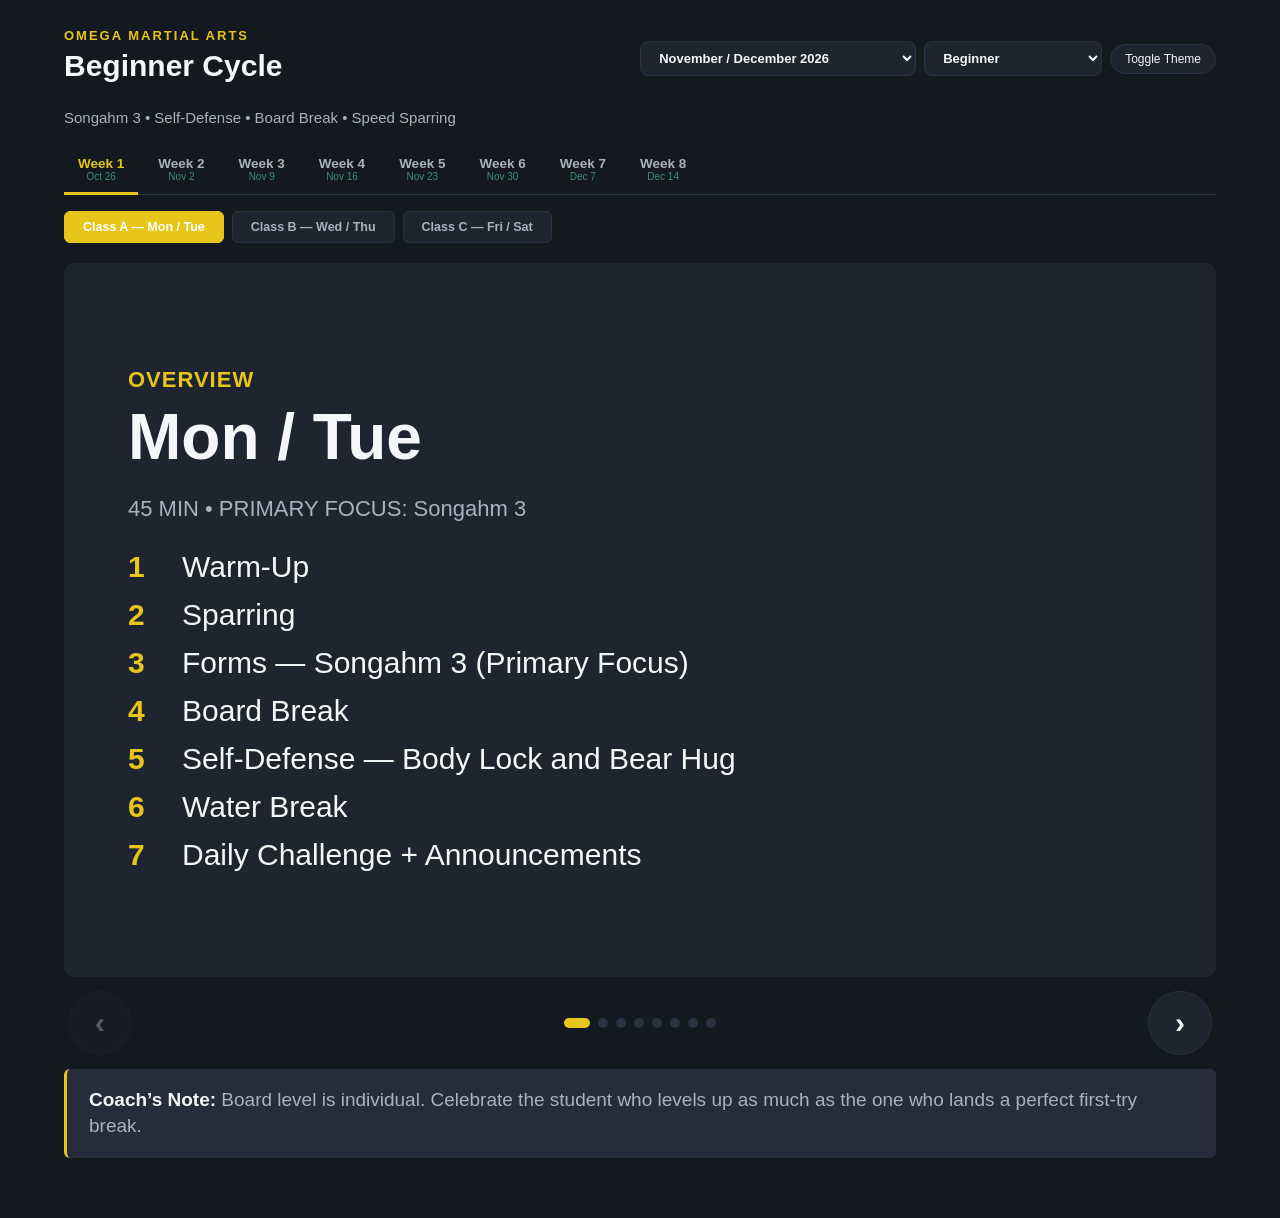
<file: index.html>
<!DOCTYPE html>
<html lang="en">
<head>
<meta charset="UTF-8">
<meta name="viewport" content="width=device-width, initial-scale=1.0, viewport-fit=cover, user-scalable=no">
<title>OMA Curriculum Delivery</title>

<!-- Kiosk / home-screen app behavior: launches full-screen with no browser chrome
     when added to the home screen on a tablet, instead of opening as a regular tab. -->
<link rel="manifest" href="app.webmanifest">
<meta name="theme-color" content="#14181F">
<meta name="mobile-web-app-capable" content="yes">
<meta name="apple-mobile-web-app-capable" content="yes">
<meta name="apple-mobile-web-app-status-bar-style" content="black-translucent">
<meta name="apple-mobile-web-app-title" content="OMA Curriculum">
<link rel="apple-touch-icon" href="icon-192.png">

<link rel="stylesheet" href="styles.css">
</head>
<body>
<div class="wrap">
  <header>
    <div class="top-bar">
      <div>
        <div class="eyebrow">OMEGA MARTIAL ARTS</div>
        <h1 id="cycleTitle">Curriculum Delivery</h1>
      </div>
      <div style="display:flex; gap:8px; align-items:center; flex-wrap: wrap;">
        <select class="curriculum-picker" id="cyclePicker"></select>
        <select class="curriculum-picker" id="planPicker"></select>
        <button class="theme-toggle" onclick="toggleTheme()">Toggle Theme</button>
      </div>
    </div>
  </header>
  <main id="app">
    <div class="loading">Loading curriculum…</div>
  </main>
</div>
<script src="app.js"></script>
</body>
</html>
</file>
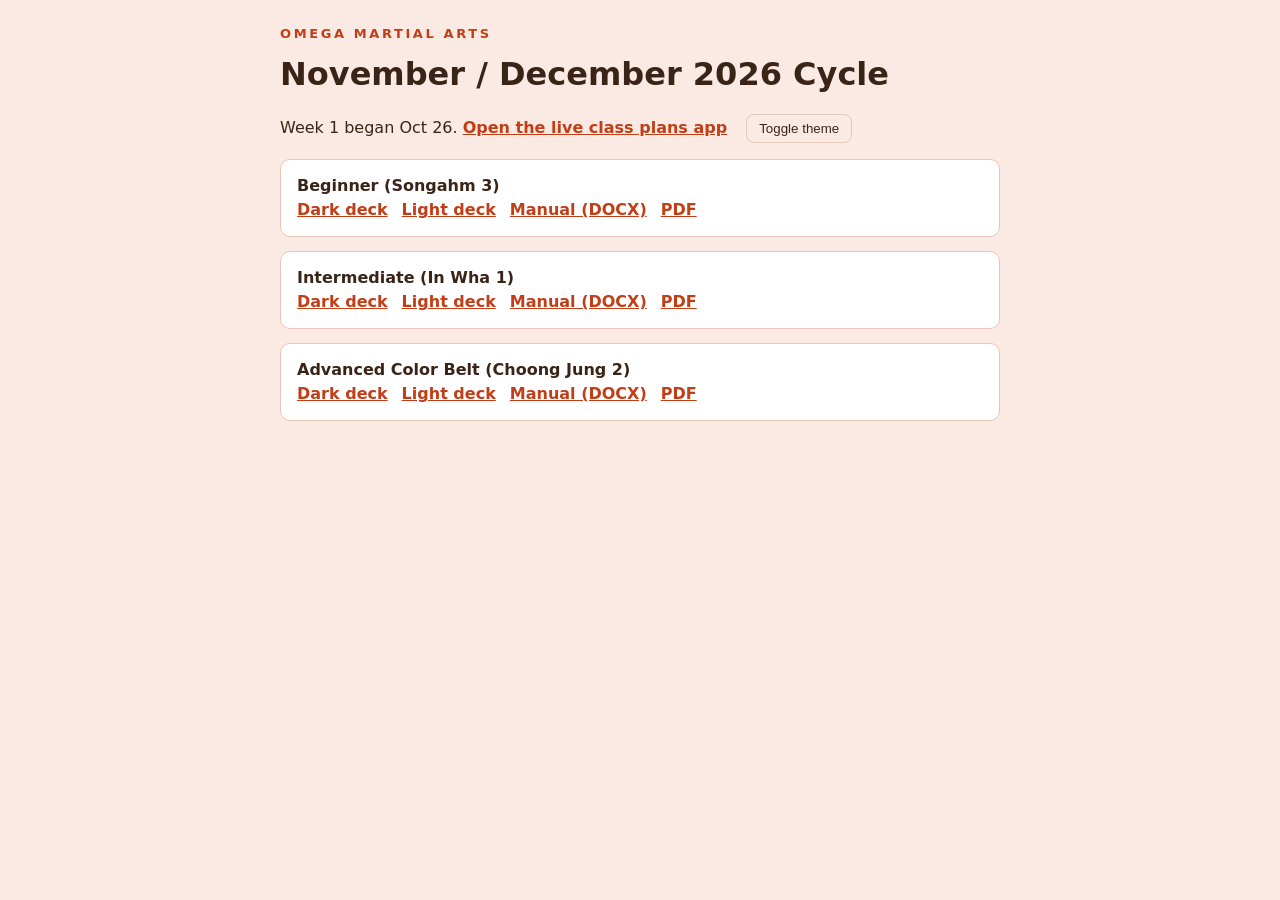
<file: cycles/nov-dec-2026/index.html>
<!doctype html>
<html lang="en"><head><meta charset="utf-8"><meta name="viewport" content="width=device-width,initial-scale=1">
<title>Nov/Dec 2026 Downloads</title>
<style>
:root{--bg:#FBEAE3;--fg:#3A2418;--box:#fff;--line:#E5C7B8;--acc:#C23E17}
@media (prefers-color-scheme:dark){:root:not([data-theme=light]){--bg:#3A2418;--fg:#FBEAE3;--box:#4A3022;--line:#6B4A38;--acc:#E4572E}}
:root[data-theme=dark]{--bg:#3A2418;--fg:#FBEAE3;--box:#4A3022;--line:#6B4A38;--acc:#E4572E}
body{margin:0;background:var(--bg);color:var(--fg);font:16px/1.5 Calibri,system-ui,sans-serif}
main{max-width:720px;margin:0 auto;padding:24px 16px}
h1{margin:.2em 0}.kicker{color:var(--acc);letter-spacing:.2em;font-weight:700;font-size:13px}
.card{background:var(--box);border:1px solid var(--line);border-radius:10px;padding:14px 16px;margin:14px 0}
a{color:var(--acc);font-weight:600;margin-right:14px}button{background:none;border:1px solid var(--line);color:var(--fg);border-radius:8px;padding:6px 12px}
</style></head><body><main>
<div class="kicker">OMEGA MARTIAL ARTS</div><h1>November / December 2026 Cycle</h1>
<p>Week 1 began Oct 26. <a href="../../index.html">Open the live class plans app</a> <button id="t">Toggle theme</button></p>
<div class="card"><b>Beginner (Songahm 3)</b><br><a href="beginner-nov-dec-2026-dark.pptx">Dark deck</a><a href="beginner-nov-dec-2026-light.pptx">Light deck</a><a href="beginner-nov-dec-2026-manual.docx">Manual (DOCX)</a><a href="beginner-nov-dec-2026-manual.pdf">PDF</a></div>
<div class="card"><b>Intermediate (In Wha 1)</b><br><a href="intermediate-nov-dec-2026-dark.pptx">Dark deck</a><a href="intermediate-nov-dec-2026-light.pptx">Light deck</a><a href="intermediate-nov-dec-2026-manual.docx">Manual (DOCX)</a><a href="intermediate-nov-dec-2026-manual.pdf">PDF</a></div>
<div class="card"><b>Advanced Color Belt (Choong Jung 2)</b><br><a href="advanced-nov-dec-2026-dark.pptx">Dark deck</a><a href="advanced-nov-dec-2026-light.pptx">Light deck</a><a href="advanced-nov-dec-2026-manual.docx">Manual (DOCX)</a><a href="advanced-nov-dec-2026-manual.pdf">PDF</a></div>
</main><script>
document.getElementById('t').onclick=function(){var r=document.documentElement,d=r.dataset.theme==='dark'||(!r.dataset.theme&&matchMedia('(prefers-color-scheme:dark)').matches);r.dataset.theme=d?'light':'dark'};
</script></body></html>
</file>
<file: styles.css>
:root {
  --bg: #14181F;
  --card: #1E2430;
  --card-alt: #252C3B;
  --primary-focus-bg: #3A2418;
  --accent: #E4572E;
  --accent-deep: #8C1B1B;
  --accent2: #3E8E7E;
  --text: #F5F6F8;
  --text-muted: #AAB2C0;
  --border: #2A3140;
  --cue-bg: #252C3B;
}
[data-theme="light"] {
  --bg: #FFFFFF;
  --card: #F4F5F7;
  --card-alt: #ECEEF2;
  --primary-focus-bg: #FBEAE3;
  --accent: #C7401F;
  --accent-deep: #8C1B1B;
  --accent2: #2C6E60;
  --text: #1B1F27;
  --text-muted: #5B6472;
  --border: #E2E5EA;
  --cue-bg: #ECEEF2;
}
* { box-sizing: border-box; }
body {
  margin: 0;
  font-family: Arial, Helvetica, sans-serif;
  background: var(--bg);
  color: var(--text);
  transition: background 0.2s, color 0.2s;
}
.wrap { max-width: 1200px; margin: 0 auto; padding: 28px 24px 60px; position: relative; }

header { margin-bottom: 20px; }
.eyebrow { color: var(--accent); font-weight: bold; letter-spacing: 2px; font-size: 13px; margin-bottom: 6px; }
h1 { font-size: 30px; margin: 0 0 6px; }
.subtitle { color: var(--text-muted); font-size: 15px; margin: 0 0 4px; }
.tagline { color: var(--text-muted); font-style: italic; font-size: 13px; margin: 0; }

.top-bar {
  display: flex; justify-content: space-between; align-items: center;
  gap: 12px; flex-wrap: wrap; margin-bottom: 8px;
}

.curriculum-picker {
  background: var(--card); border: 1px solid var(--border); color: var(--text);
  padding: 8px 14px; border-radius: 8px; font-size: 13px; font-weight: bold;
  cursor: pointer;
}

.theme-toggle {
  background: var(--card); border: 1px solid var(--border); color: var(--text);
  padding: 7px 14px; border-radius: 20px; font-size: 12px; cursor: pointer;
}

/* ---- Generic tab levels (cycle / week / class / day) ---- */
nav.tabs-underline {
  display: flex; flex-wrap: wrap; gap: 6px; margin: 20px 0 4px;
  border-bottom: 1px solid var(--border); padding-bottom: 0;
}
nav.tabs-underline button {
  background: none; border: none; color: var(--text-muted);
  padding: 10px 14px; font-size: 13.5px; font-weight: bold; cursor: pointer;
  border-bottom: 3px solid transparent; margin-bottom: -1px;
}
nav.tabs-underline button.active { color: var(--accent); border-bottom-color: var(--accent); }
nav.tabs-underline button:hover:not(.active) { color: var(--text); }
nav.tabs-underline button .theme-sub {
  display: block; font-size: 10px; font-weight: normal; color: var(--accent2);
}

nav.tabs-pill {
  display: flex; flex-wrap: wrap; gap: 8px; margin: 16px 0 20px;
}
nav.tabs-pill button {
  background: var(--card); border: 1px solid var(--border); color: var(--text-muted);
  padding: 8px 18px; font-size: 12.5px; font-weight: bold; cursor: pointer; border-radius: 6px;
}
nav.tabs-pill button.active { background: var(--accent); color: #fff; border-color: var(--accent); }

nav.tabs-pill.deep button.active { background: var(--accent-deep); border-color: var(--accent-deep); }

.cycle-heading { margin: 14px 0 4px; }
.cycle-heading .title { font-size: 20px; font-weight: bold; }
.cycle-heading .sub { color: var(--text-muted); font-size: 13px; margin-top: 2px; }

.day-label { font-size: 22px; font-weight: bold; margin: 4px 0 2px; }
.meta-line { color: var(--text-muted); font-size: 12.5px; margin-bottom: 16px; }
.meta-line b { color: var(--text); }
.meta-line .play { color: var(--accent); font-style: italic; }

/* ---- Advanced-cycle layout: 2-col grid ---- */
.grid { display: grid; grid-template-columns: 1fr 1.05fr; gap: 12px; }
@media (max-width: 800px) { .grid { grid-template-columns: 1fr; } }
.col { display: flex; flex-direction: column; gap: 10px; }

.section-box { background: var(--card); border-radius: 4px; padding: 14px 16px; }
.section-box.primary { background: var(--primary-focus-bg); }
.section-box .label { font-size: 12.5px; font-weight: bold; letter-spacing: 0.3px; color: var(--accent2); margin-bottom: 6px; }
.section-box.primary .label { color: var(--accent); }
.section-box ul { margin: 0; padding-left: 18px; font-size: 13px; line-height: 1.5; }
.section-box li { margin-bottom: 3px; }
.section-box .time { color: var(--text-muted); font-size: 10.5px; margin-top: 8px; }

.water-break {
  background: var(--accent2); color: #fff; border-radius: 4px;
  padding: 12px 16px; display: flex; justify-content: space-between; align-items: center;
}
.water-break .label { font-weight: bold; font-size: 13px; }
.water-break .time { font-size: 11.5px; opacity: 0.9; }

.band {
  grid-column: 1 / -1; background: var(--card-alt); border-radius: 4px; padding: 14px 16px;
  display: grid; grid-template-columns: 220px 1fr; gap: 10px; align-items: start; margin-top: 4px;
}
@media (max-width: 700px) { .band { grid-template-columns: 1fr; } }
.band .label { font-weight: bold; color: var(--accent2); font-size: 13px; }

.cue-box {
  grid-column: 1 / -1; background: var(--cue-bg); border-left: 3px solid var(--accent);
  border-radius: 4px; padding: 12px 16px; font-size: 13px; margin-top: 4px;
}

/* ---- Ascend layout: numbered blocks + overview table ---- */
.blocks { display: flex; flex-direction: column; gap: 10px; margin-bottom: 12px; }
.blocks .section-box { display: flex; gap: 14px; align-items: flex-start; }
.blocks .section-box .num {
  flex: 0 0 28px; height: 28px; border-radius: 50%; display: flex; align-items: center; justify-content: center;
  background: var(--accent-deep); color: #fff; font-weight: bold; font-size: 13px;
}
.blocks .section-box .content { flex: 1; }
.blocks .section-box .body { font-size: 13px; line-height: 1.5; margin-top: 4px; }

.cue-grid { display: grid; grid-template-columns: repeat(3, 1fr); gap: 10px; margin-top: 4px; }
@media (max-width: 800px) { .cue-grid { grid-template-columns: 1fr; } }
.cue-cell { background: var(--cue-bg); border-left: 3px solid var(--accent); border-radius: 4px; padding: 12px 14px; }
.cue-cell .label { font-size: 11px; font-weight: bold; color: var(--accent2); margin-bottom: 4px; }
.cue-cell .text { font-size: 13px; line-height: 1.4; }

table.overview-table { width: 100%; border-collapse: collapse; margin: 14px 0; font-size: 12.5px; }
table.overview-table th {
  text-align: left; color: var(--text-muted); font-size: 11px; letter-spacing: 0.3px;
  padding: 8px 10px; border-bottom: 1px solid var(--border);
}
table.overview-table td { padding: 8px 10px; border-bottom: 1px solid var(--border); vertical-align: top; }
table.overview-table .focus-cell { color: var(--accent2); font-weight: bold; }
table.overview-table .fightiq-cell { color: var(--text-muted); font-style: italic; }

.loading, .error { padding: 40px 0; text-align: center; color: var(--text-muted); }

/* =========================================================
   SLIDE DECK — tap/swipe-through class delivery view.
   Large, distance-legible type: sized with clamp() so it scales up on
   bigger tablets but never drops below a floor readable from 6-10 ft away.
   ========================================================= */
.slidedeck { display: flex; flex-direction: column; gap: 0; }

.slide-viewport {
  overflow: hidden;
  border-radius: 10px;
  background: var(--card);
  touch-action: pan-y;
}
.slide-track {
  display: flex;
  transition: transform 0.28s ease;
}
.slide {
  flex: 0 0 100%;
  min-width: 100%;
  box-sizing: border-box;
  padding: clamp(24px, 4vw, 56px) clamp(20px, 5vw, 64px);
  min-height: clamp(360px, 60vh, 640px);
  display: flex;
  flex-direction: column;
  justify-content: center;
}

.slide-kicker {
  font-size: clamp(16px, 2vw, 22px);
  font-weight: bold;
  letter-spacing: 1px;
  color: var(--accent);
  text-transform: uppercase;
  margin-bottom: 10px;
}
.slide-title {
  font-size: clamp(34px, 5.5vw, 64px);
  font-weight: bold;
  line-height: 1.08;
  margin-bottom: clamp(12px, 2vw, 24px);
}
.slide-time {
  font-size: clamp(16px, 2vw, 22px);
  color: var(--text-muted);
  margin-bottom: clamp(14px, 2.5vw, 28px);
}
.slide ul.slide-list {
  margin: 0; padding: 0; list-style: none;
  display: flex; flex-direction: column; gap: clamp(10px, 1.6vw, 18px);
}
.slide ul.slide-list li {
  font-size: clamp(22px, 3.2vw, 36px);
  line-height: 1.3;
  padding-left: clamp(28px, 3vw, 40px);
  position: relative;
}
.slide ul.slide-list li::before {
  content: '●';
  position: absolute; left: 0; top: 0.08em;
  color: var(--accent2);
  font-size: 0.55em;
}
.slide ul.slide-list li b { color: var(--accent2); font-weight: bold; }

.slide.slide-overview .toc { margin: 0; padding: 0; list-style: none; display: flex; flex-direction: column; gap: clamp(8px, 1.4vw, 14px); }
.slide.slide-overview .toc li {
  font-size: clamp(20px, 2.8vw, 30px);
  display: flex; align-items: baseline; gap: 12px;
}
.slide.slide-overview .toc .n {
  color: var(--accent); font-weight: bold; min-width: 1.4em;
}

.slide.slide-waterbreak { align-items: center; text-align: center; }
.slide.slide-waterbreak .wb-icon { font-size: clamp(48px, 8vw, 96px); margin-bottom: 8px; }
.slide.slide-waterbreak .slide-title { color: var(--accent2); }

.slide-nav-row {
  display: flex; align-items: center; justify-content: space-between;
  gap: 12px; padding: 14px 4px 4px;
}
.slide-nav-btn {
  background: var(--card); border: 1px solid var(--border); color: var(--text);
  font-size: clamp(20px, 3vw, 30px); font-weight: bold;
  width: clamp(48px, 7vw, 64px); height: clamp(48px, 7vw, 64px);
  border-radius: 50%; cursor: pointer; flex: 0 0 auto;
  display: flex; align-items: center; justify-content: center;
}
.slide-nav-btn:disabled { opacity: 0.3; cursor: default; }
.slide-dots { display: flex; gap: 8px; flex-wrap: wrap; justify-content: center; }
.slide-dots .dot {
  width: 10px; height: 10px; border-radius: 50%; background: var(--border);
  cursor: pointer; border: none; padding: 0;
}
.slide-dots .dot.active { background: var(--accent); width: 26px; border-radius: 6px; }

.slide-footer {
  margin-top: 10px; background: var(--cue-bg); border-left: 3px solid var(--accent);
  border-radius: 6px; padding: clamp(12px, 2vw, 18px) clamp(16px, 2.5vw, 22px);
  font-size: clamp(15px, 1.8vw, 19px); line-height: 1.4; color: var(--text-muted);
}
.slide-footer b { color: var(--text); }
</file>
